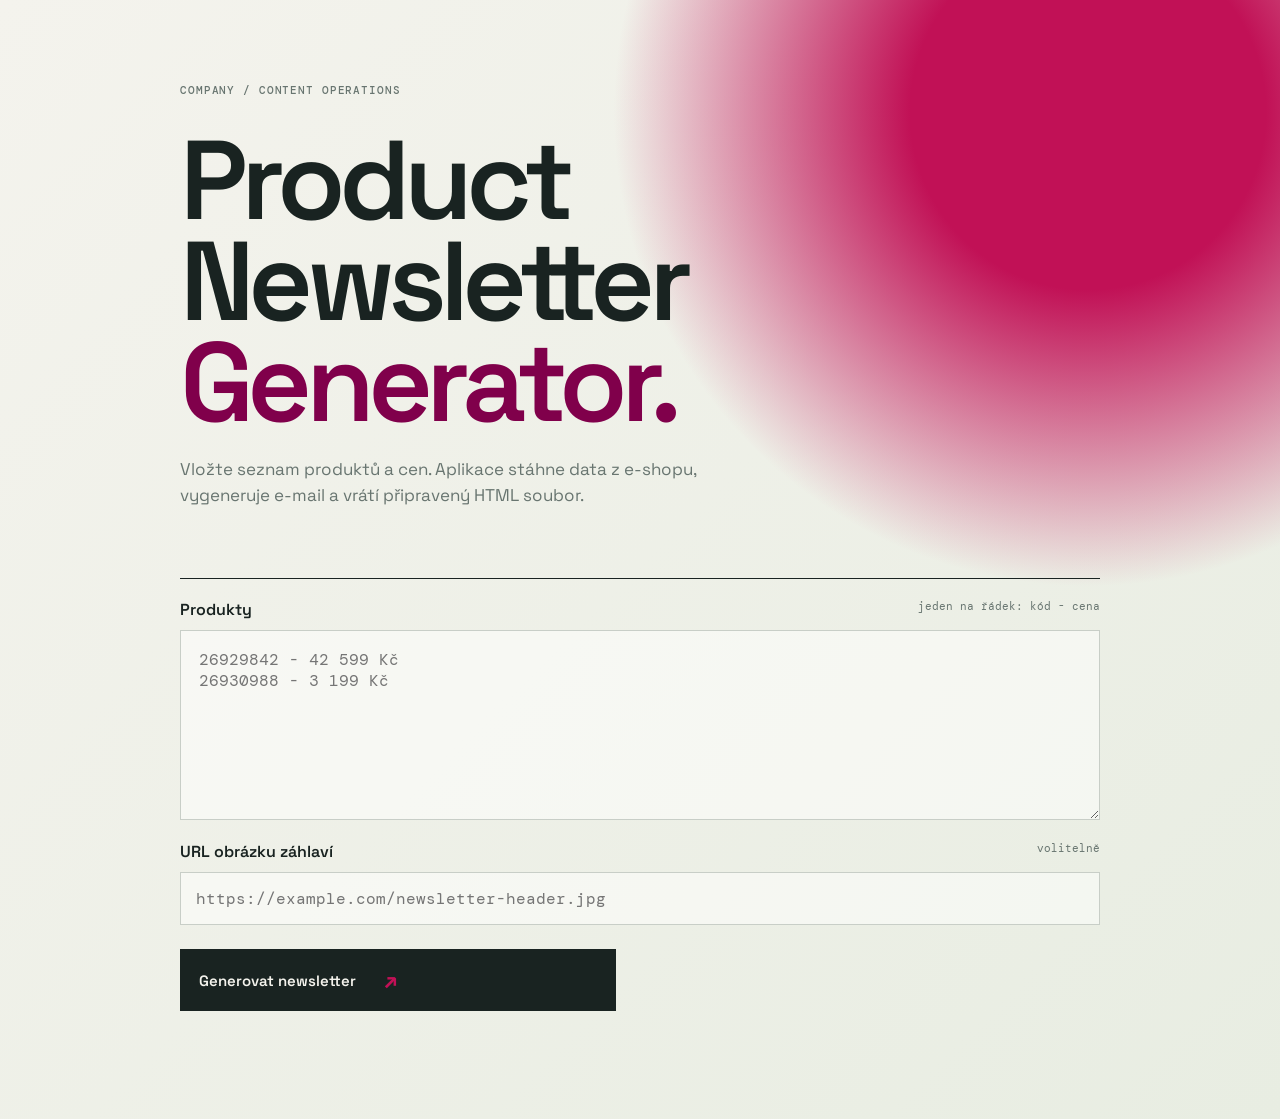
<file: static/index.html>
<!doctype html>
<html lang="en">
<head>
  <meta charset="utf-8">
  <meta name="viewport" content="width=device-width, initial-scale=1">
  <title>Product Newsletter Generator</title>
  <link rel="stylesheet" href="/static/styles.css">
</head>
<body>
  <main class="shell">
    <header>
      <p class="eyebrow">COMPANY / CONTENT OPERATIONS</p>
      <h1>Product Newsletter<br><em>Generator.</em></h1>
      <p class="intro">Vložte seznam produktů a cen. Aplikace stáhne data z e-shopu, vygeneruje e-mail a vrátí připravený HTML soubor.</p>
    </header>

    <form id="job-form">
      <label for="raw-data">Produkty <span>jeden na řádek: kód - cena</span></label>
      <textarea id="raw-data" required placeholder="26929842 - 42 599 Kč&#10;26930988 - 3 199 Kč"></textarea>
      <p></p>
      <label for="header-image-url">URL obrázku záhlaví <span>volitelně</span></label>
      <input id="header-image-url" type="url" placeholder="https://example.com/newsletter-header.jpg">
      <div class="form-row">
        <!--
        <div>
          <label for="email-to">Odeslat kopii <span>volitelně</span></label>
          <input id="email-to" type="email" placeholder="marketing@firma.cz" disabled>
        </div>
        <div>
          <label for="api-key">Access key <span>if enabled</span></label>
          <input id="api-key" type="password" placeholder="APP_API_KEY">
        </div>
        -->
        <button type="submit"><span>Generovat newsletter</span><strong>↗</strong></button>
      </div>
    </form>

    <section id="status" class="status" hidden>
      <div class="status-line"><span class="dot"></span><span id="status-text">Čekání na aplikaci…</span></div>
      <div id="result" hidden>
        <p id="email-status"></p>
        <a id="preview" target="_blank">Otevřít náhled <span>↗</span></a>
        <a id="download" target="_blank">Stáhnout HTML <span>↓</span></a>
      </div>
    </section>
    <p id="error" class="error" hidden></p>
  </main>
  <script src="/static/app.js?v=4"></script>
</body>
</html>
</file>
<file: static/styles.css>
@import url('https://fonts.googleapis.com/css2?family=DM+Mono:wght@400;500&family=Space+Grotesk:wght@400;500;600;700&display=swap');

:root { --ink: #192321; --muted: #687570; --paper: #f4f3ed; --lime: #c11156; --line: #c8cec7; --pink: #ef7b91; }
* { box-sizing: border-box; }
body { margin: 0; min-height: 100vh; color: var(--ink); background: radial-gradient(circle at 85% 10%, #c11156 0 12%, transparent 32%), linear-gradient(135deg, #f4f3ed 0%, #e8ede2 100%); font-family: 'Space Grotesk', sans-serif; }
.shell { width: min(920px, calc(100% - 40px)); margin: 0 auto; padding: 8vh 0 12vh; }
.eyebrow, label span { color: var(--muted); font: 500 11px 'DM Mono', monospace; letter-spacing: .08em; text-transform: uppercase; }
h1 { max-width: 720px; margin: 34px 0 24px; font-size: clamp(3.2rem, 9vw, 7rem); line-height: .9; letter-spacing: -.06em; font-weight: 600; }
h1 em { color: #80004b; font-style: normal; }
.intro { max-width: 560px; margin: 0 0 70px; color: var(--muted); font-size: 17px; line-height: 1.5; }
form { border-top: 1px solid var(--ink); padding-top: 20px; }
label { display: block; margin-bottom: 10px; font-weight: 600; }
label span { float: right; font-weight: 400; letter-spacing: 0; text-transform: none; }
textarea, input { width: 100%; border: 1px solid var(--line); border-radius: 0; background: rgba(255,255,255,.48); color: var(--ink); font: 16px 'DM Mono', monospace; outline: none; }
textarea { min-height: 190px; padding: 18px; resize: vertical; }
input { padding: 15px; }
textarea:focus, input:focus { border-color: var(--ink); box-shadow: 4px 4px 0 var(--lime); }
.form-row { display: grid; grid-template-columns: 1fr 1fr auto; align-items: end; gap: 24px; margin-top: 24px; }
button { display: flex; gap: 28px; align-items: center; border: 1px solid var(--ink); padding: 16px 18px; background: var(--ink); color: var(--paper); font: 600 15px 'Space Grotesk', sans-serif; cursor: pointer; }
button strong { color: var(--lime); font-size: 22px; }
button:hover { background: #31443d; }
.status { margin-top: 54px; border-left: 5px solid var(--lime); padding: 18px 22px; background: rgba(255,255,255,.4); }
.status-line { display: flex; align-items: center; gap: 12px; font: 500 14px 'DM Mono', monospace; }
.dot { width: 10px; height: 10px; border-radius: 50%; background: var(--pink); animation: pulse 1.2s infinite; }
#result { margin-top: 24px; display: flex; gap: 24px; align-items: center; flex-wrap: wrap; }
#result a { color: var(--ink); border-bottom: 2px solid var(--ink); padding-bottom: 3px; text-decoration: none; font-weight: 600; }
#result a span { color: #80004b; }
#result a.is-disabled {
  color: #8a8f8d;
  border-bottom-color: #8a8f8d;
  cursor: not-allowed;
  pointer-events: none;
  text-decoration: none;
}
#result a.is-disabled span { color: #8a8f8d; }
#email-status, .error { color: var(--muted); font: 13px 'DM Mono', monospace; }
.error { margin-top: 28px; color: #a32f43; }
@keyframes pulse { 50% { opacity: .25; transform: scale(.7); } }
@media (max-width: 800px) { .shell { width: min(100% - 28px, 920px); padding-top: 40px; } .intro { margin-bottom: 48px; } .form-row { grid-template-columns: 1fr; } button { justify-content: space-between; } }
</file>
